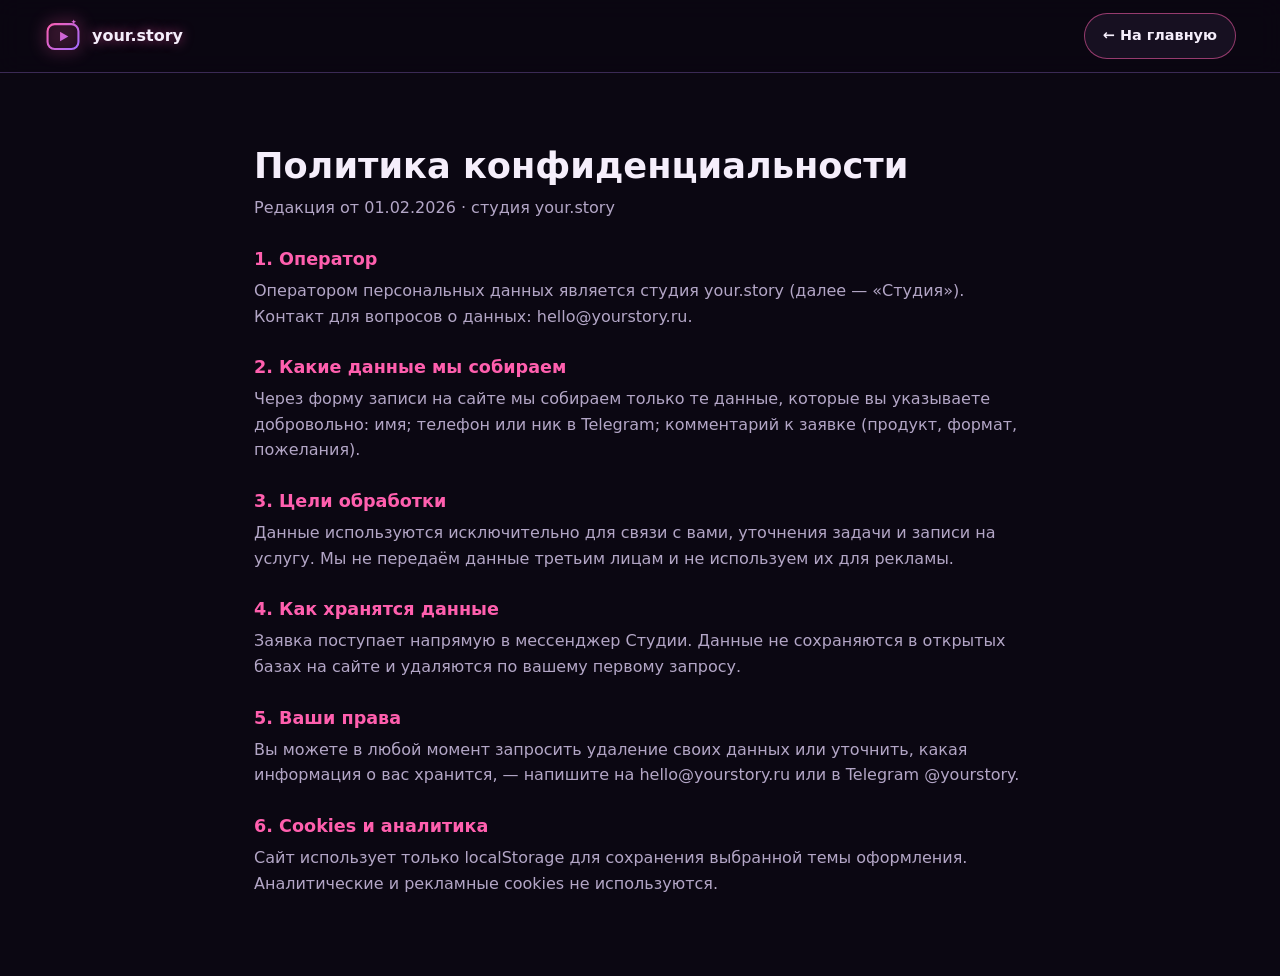
<file: privacy.html>
<!doctype html>
<html lang="ru" data-theme="dark">
  <head>
    <meta charset="UTF-8" />
    <meta name="viewport" content="width=device-width, initial-scale=1.0" />
    <title>Политика конфиденциальности — your.story</title>
    <meta
      name="description"
      content="Политика обработки персональных данных студии your.story"
    />
    <link rel="icon" type="image/svg+xml" href="img/logo/favicon.svg" />
    <script>
      (function () {
        try {
          if (localStorage.getItem("your-story-theme") === "light")
            document.documentElement.setAttribute("data-theme", "light");
        } catch (e) {}
      })();
    </script>
    <link rel="stylesheet" href="css/style.css" />
  </head>
  <body class="page">
    <header class="header">
      <div class="header__inner">
        <a class="header__logo" href="index.html">
          <img
            class="header__logo-icon"
            src="img/logo/logo.svg"
            alt="Логотип your.story"
            width="38"
            height="38"
          />
          <span class="header__logo-text">your.story</span>
        </a>
        <a class="button button--ghost button--small" href="index.html"
          >← На главную</a
        >
      </div>
    </header>

    <main class="page__main">
      <section class="section">
        <div class="section__inner policy">
          <h1 class="policy__title">Политика конфиденциальности</h1>
          <p>Редакция от 01.02.2026 · студия your.story</p>

          <h2>1. Оператор</h2>
          <p>
            Оператором персональных данных является студия your.story (далее —
            «Студия»). Контакт для вопросов о данных: hello@yourstory.ru.
          </p>

          <h2>2. Какие данные мы собираем</h2>
          <p>
            Через форму записи на сайте мы собираем только те данные, которые вы
            указываете добровольно: имя; телефон или ник в Telegram; комментарий
            к заявке (продукт, формат, пожелания).
          </p>

          <h2>3. Цели обработки</h2>
          <p>
            Данные используются исключительно для связи с вами, уточнения задачи
            и записи на услугу. Мы не передаём данные третьим лицам и не
            используем их для рекламы.
          </p>

          <h2>4. Как хранятся данные</h2>
          <p>
            Заявка поступает напрямую в мессенджер Студии. Данные не сохраняются
            в открытых базах на сайте и удаляются по вашему первому запросу.
          </p>

          <h2>5. Ваши права</h2>
          <p>
            Вы можете в любой момент запросить удаление своих данных или
            уточнить, какая информация о вас хранится, — напишите на
            hello@yourstory.ru или в Telegram @yourstory.
          </p>

          <h2>6. Cookies и аналитика</h2>
          <p>
            Сайт использует только localStorage для сохранения выбранной темы
            оформления. Аналитические и рекламные cookies не используются.
          </p>
        </div>
      </section>
    </main>
  </body>
</html>
</file>
<file: css/style.css>
/* =========================================================
   style.css — единственная точка входа стилей
========================================================= */
@import "modules/base.css";
@import "modules/header.css";
@import "modules/hero.css";
@import "modules/content.css";
@import "modules/packages.css";
@import "modules/results.css";
@import "modules/faq.css";
@import "modules/form.css";
@import "modules/footer.css";
@import "modules/neon.css";
@import "modules/media.css";
</file>
